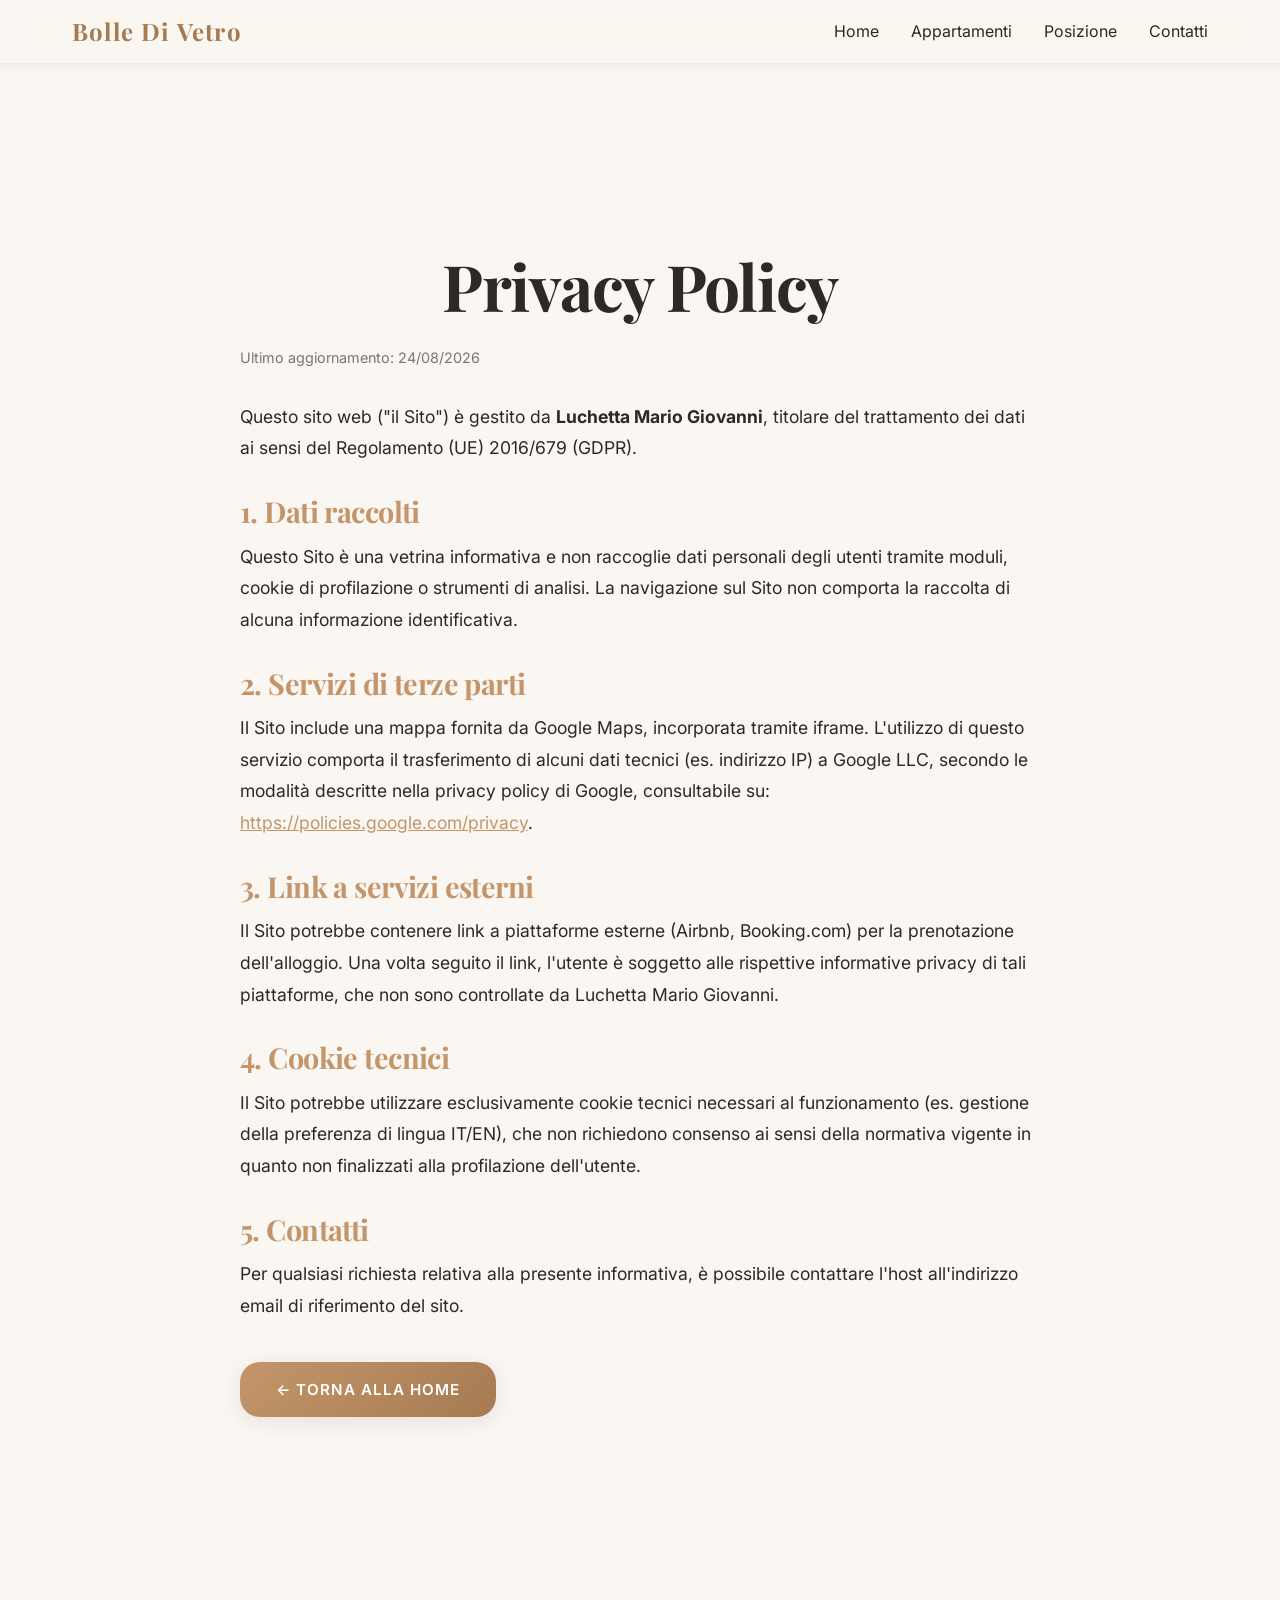
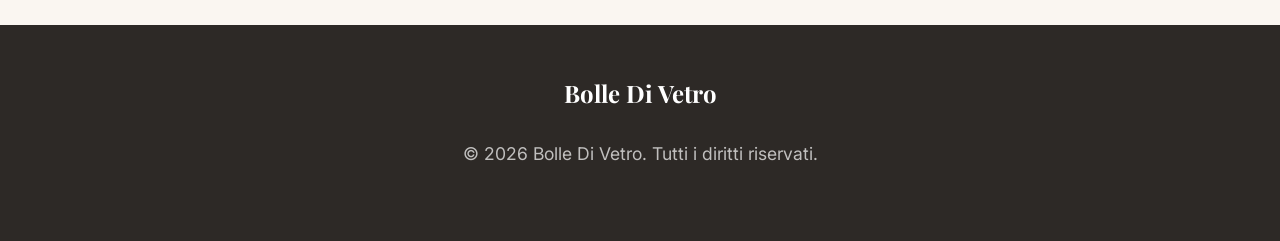
<file: privacy.html>
<!DOCTYPE html>
<html lang="it">
<head>
  <meta charset="UTF-8">
  <meta name="viewport" content="width=device-width, initial-scale=1.0">
  <title>Privacy Policy — Bolle Di Vetro</title>
  <meta name="description" content="Informativa sulla privacy per la struttura ricettiva Bolle Di Vetro a Venaria Reale.">
  
  <link rel="preconnect" href="https://fonts.googleapis.com">
  <link rel="preconnect" href="https://fonts.gstatic.com" crossorigin>
  <link href="https://fonts.googleapis.com/css2?family=Inter:wght@300;400;500;600;700&family=Playfair+Display:wght@400;700&display=swap" rel="stylesheet">
  
  <link rel="stylesheet" href="assets/css/style.css">
  <link rel="icon" href="assets/img/favicon.ico">
</head>
<body>

  <header id="header" class="header header--scrolled">
    <div class="header__inner">
      <a href="index.html" class="header__logo" style="display: flex; align-items: center; gap: 10px;">
        <span class="header__logo-text">Bolle Di Vetro</span>
      </a>
      
      <nav class="nav" id="nav">
        <ul class="nav__list">
          <li><a href="index.html#hero">Home</a></li>
          <li><a href="index.html#apt1">Appartamenti</a></li>
          <li><a href="index.html#location">Posizione</a></li>
          <li><a href="index.html#contact">Contatti</a></li>
        </ul>
      </nav>
    </div>
  </header>

  <main style="padding-top: 120px; padding-bottom: 80px;">
    <section class="section">
      <div class="section__inner" style="max-width: 800px; margin: 0 auto; line-height: 1.8;">
        <h1 class="section__title" style="margin-bottom: 20px;">Privacy Policy</h1>
        <p style="font-size: 0.9rem; color: #777; margin-bottom: 30px;">Ultimo aggiornamento: 24/08/2026</p>
        
        <p style="margin-bottom: 24px;">Questo sito web ("il Sito") è gestito da <strong>Luchetta Mario Giovanni</strong>, titolare del trattamento dei dati ai sensi del Regolamento (UE) 2016/679 (GDPR).</p>

        <h3 style="font-family: var(--font-heading); color: var(--color-primary); margin-top: 30px; margin-bottom: 12px;">1. Dati raccolti</h3>
        <p style="margin-bottom: 24px;">Questo Sito è una vetrina informativa e non raccoglie dati personali degli utenti tramite moduli, cookie di profilazione o strumenti di analisi. La navigazione sul Sito non comporta la raccolta di alcuna informazione identificativa.</p>

        <h3 style="font-family: var(--font-heading); color: var(--color-primary); margin-top: 30px; margin-bottom: 12px;">2. Servizi di terze parti</h3>
        <p style="margin-bottom: 24px;">Il Sito include una mappa fornita da Google Maps, incorporata tramite iframe. L'utilizzo di questo servizio comporta il trasferimento di alcuni dati tecnici (es. indirizzo IP) a Google LLC, secondo le modalità descritte nella privacy policy di Google, consultabile su: <a href="https://policies.google.com/privacy" target="_blank" rel="noopener noreferrer" style="color: var(--color-primary); text-decoration: underline;">https://policies.google.com/privacy</a>.</p>

        <h3 style="font-family: var(--font-heading); color: var(--color-primary); margin-top: 30px; margin-bottom: 12px;">3. Link a servizi esterni</h3>
        <p style="margin-bottom: 24px;">Il Sito potrebbe contenere link a piattaforme esterne (Airbnb, Booking.com) per la prenotazione dell'alloggio. Una volta seguito il link, l'utente è soggetto alle rispettive informative privacy di tali piattaforme, che non sono controllate da Luchetta Mario Giovanni.</p>

        <h3 style="font-family: var(--font-heading); color: var(--color-primary); margin-top: 30px; margin-bottom: 12px;">4. Cookie tecnici</h3>
        <p style="margin-bottom: 24px;">Il Sito potrebbe utilizzare esclusivamente cookie tecnici necessari al funzionamento (es. gestione della preferenza di lingua IT/EN), che non richiedono consenso ai sensi della normativa vigente in quanto non finalizzati alla profilazione dell'utente.</p>

        <h3 style="font-family: var(--font-heading); color: var(--color-primary); margin-top: 30px; margin-bottom: 12px;">5. Contatti</h3>
        <p style="margin-bottom: 24px;">Per qualsiasi richiesta relativa alla presente informativa, è possibile contattare l'host all'indirizzo email di riferimento del sito.</p>

        <div style="margin-top: 40px;">
          <a href="index.html" class="btn btn--primary">← Torna alla Home</a>
        </div>
      </div>
    </section>
  </main>

  <footer class="footer">
    <div class="footer__inner">
      <div class="footer__logo">Bolle Di Vetro</div>
      <p>© 2026 Bolle Di Vetro. Tutti i diritti riservati.</p>
    </div>
  </footer>

</body>
</html>
</file>
<file: assets/css/style.css>
:root {
  --color-primary: #C4956A;
  --color-primary-light: #D4AD8A;
  --color-primary-dark: #A67B52;
  --color-accent: #2E6B62;
  --color-accent-light: #3D8A7F;
  --color-accent-dark: #1E4B44;
  --color-bg: #FAF6F1;
  --color-bg-alt: #F0EBE3;
  --color-text: #2D2926;
  --color-text-light: #6B6560;
  --color-text-muted: #9B9590;
  --color-white: #FFFFFF;
  --color-overlay: rgba(45, 41, 38, 0.55);
  --color-airbnb: #FF5A5F;
  --color-booking: #003580;
  
  --font-heading: 'Playfair Display', Georgia, serif;
  --font-body: 'Inter', -apple-system, BlinkMacSystemFont, sans-serif;
  
  --shadow-sm: 0 2px 8px rgba(45, 41, 38, 0.06);
  --shadow-md: 0 4px 20px rgba(45, 41, 38, 0.1);
  --shadow-lg: 0 8px 40px rgba(45, 41, 38, 0.15);
  --shadow-xl: 0 16px 60px rgba(45, 41, 38, 0.2);
  
  --radius-sm: 8px;
  --radius-md: 12px;
  --radius-lg: 20px;
  --radius-xl: 28px;
  
  --transition-fast: 0.2s ease;
  --transition: 0.3s ease;
  --transition-slow: 0.5s ease;
  
  --max-width: 1200px;
  --header-height: 80px;
}

/* 1. Reset & Base */
*, *::before, *::after {
  box-sizing: border-box;
  margin: 0;
  padding: 0;
}

html {
  scroll-behavior: smooth;
  scroll-padding-top: var(--header-height);
}

body {
  background-color: var(--color-bg);
  font-family: var(--font-body);
  color: var(--color-text);
  line-height: 1.7;
  overflow-x: hidden;
  -webkit-font-smoothing: antialiased;
  -moz-osx-font-smoothing: grayscale;
}

::selection {
  background-color: var(--color-primary);
  color: var(--color-white);
}

::-webkit-scrollbar {
  width: 10px;
}

::-webkit-scrollbar-track {
  background: var(--color-bg-alt);
}

::-webkit-scrollbar-thumb {
  background: var(--color-primary-light);
  border-radius: 5px;
}

::-webkit-scrollbar-thumb:hover {
  background: var(--color-primary);
}

/* 2. Typography */
h1, h2, h3, h4, h5, h6 {
  font-family: var(--font-heading);
  font-weight: 700;
  line-height: 1.2;
  letter-spacing: -0.02em;
}

h1 {
  font-size: clamp(2.5rem, 5vw, 4.5rem);
}

h2 {
  font-size: clamp(2rem, 4vw, 3rem);
}

h3 {
  font-size: clamp(1.3rem, 2.5vw, 1.8rem);
}

p {
  font-size: 1rem;
  line-height: 1.8;
  margin-bottom: 1.5rem;
}

@media (min-width: 768px) {
  p {
    font-size: 1.1rem;
  }
}

a {
  color: inherit;
  text-decoration: none;
}

img {
  max-width: 100%;
  height: auto;
  display: block;
}

/* 3. Header */
.header {
  position: fixed;
  top: 0;
  left: 0;
  width: 100%;
  z-index: 1000;
  background: rgba(250, 246, 241, 0.85);
  backdrop-filter: blur(20px) saturate(180%);
  -webkit-backdrop-filter: blur(20px) saturate(180%);
  border-bottom: 1px solid rgba(196, 149, 106, 0.15);
  height: var(--header-height);
  transition: height var(--transition), background var(--transition), box-shadow var(--transition);
}

.header--scrolled {
  height: 64px;
  background: rgba(250, 246, 241, 0.95);
  box-shadow: var(--shadow-sm);
}

.header__inner {
  max-width: var(--max-width);
  margin: 0 auto;
  padding: 0 1.5rem;
  height: 100%;
  display: flex;
  align-items: center;
  justify-content: space-between;
}

@media (min-width: 1024px) {
  .header__inner {
    padding: 0 2rem;
  }
}

.header__logo {
  font-family: var(--font-heading);
  font-size: 1.5rem;
  color: var(--color-primary-dark);
  text-decoration: none;
  font-weight: 700;
  letter-spacing: 0.05em;
  z-index: 1001;
}

/* 4. Navigation */
.nav {
  display: none;
}

.nav__list {
  display: flex;
  gap: 2rem;
  list-style: none;
  align-items: center;
}

.nav__item {
  position: relative;
}

.nav__link {
  font-size: 0.9rem;
  font-weight: 500;
  text-transform: uppercase;
  letter-spacing: 1px;
  position: relative;
  padding: 0.5rem 0;
  color: var(--color-text);
  transition: color var(--transition);
}

.nav__link::after {
  content: '';
  position: absolute;
  bottom: 0;
  left: 0;
  width: 0;
  height: 2px;
  background: var(--color-primary);
  transition: width var(--transition);
}

.nav__link:hover::after,
.nav__link.active::after {
  width: 100%;
}

.nav__link:hover,
.nav__link.active {
  color: var(--color-primary-dark);
}

.nav__dropdown {
  position: absolute;
  top: 100%;
  left: 0;
  background: var(--color-white);
  box-shadow: var(--shadow-md);
  border-radius: var(--radius-sm);
  padding: 1rem 0;
  min-width: 200px;
  opacity: 0;
  visibility: hidden;
  transform: translateY(10px);
  transition: all var(--transition);
  list-style: none;
  z-index: 100;
}

.nav__item:hover .nav__dropdown {
  opacity: 1;
  visibility: visible;
  transform: translateY(0);
}

.nav__dropdown-item {
  padding: 0.5rem 1.5rem;
}

.nav__dropdown-link {
  font-size: 0.9rem;
  font-weight: 500;
  color: var(--color-text);
  display: block;
  transition: color var(--transition);
}

.nav__dropdown-link:hover {
  color: var(--color-primary);
}

/* Hamburger Menu */
.hamburger {
  display: flex;
  flex-direction: column;
  justify-content: space-between;
  width: 30px;
  height: 20px;
  background: transparent;
  border: none;
  cursor: pointer;
  z-index: 1001;
}

.hamburger span {
  display: block;
  width: 100%;
  height: 2px;
  background: var(--color-text);
  border-radius: 2px;
  transition: all var(--transition);
}

.hamburger.active span:nth-child(1) {
  transform: translateY(9px) rotate(45deg);
}

.hamburger.active span:nth-child(2) {
  opacity: 0;
}

.hamburger.active span:nth-child(3) {
  transform: translateY(-9px) rotate(-45deg);
}

/* Mobile Nav Overlay */
@media (max-width: 1023px) {
  .nav.active {
    display: flex;
    position: fixed;
    inset: 0;
    background: rgba(250, 246, 241, 0.98);
    flex-direction: column;
    justify-content: center;
    align-items: center;
    z-index: 1000;
  }
  
  .nav.active .nav__list {
    flex-direction: column;
    gap: 1.5rem;
    text-align: center;
  }
  
  .nav.active .nav__link {
    font-size: 1.2rem;
  }
  
  .nav.active .nav__dropdown {
    position: static;
    opacity: 1;
    visibility: visible;
    transform: none;
    box-shadow: none;
    background: transparent;
    padding: 0.5rem 0;
  }
  
  .header__actions {
    display: none;
  }
  
  .nav.active .header__actions {
    display: flex;
    margin-top: 2rem;
  }
}

@media (min-width: 1024px) {
  .nav {
    display: block;
  }
  .hamburger {
    display: none;
  }
}

/* 5. Language Switcher */
.header__actions {
  display: flex;
  align-items: center;
  gap: 1.5rem;
}

.lang-switcher {
  display: flex;
  gap: 0.5rem;
}

.lang-btn {
  background: transparent;
  border: 2px solid transparent;
  padding: 6px 12px;
  border-radius: 6px;
  cursor: pointer;
  font-weight: 500;
  font-size: 0.85rem;
  color: var(--color-text);
  transition: all var(--transition);
}

.lang-btn.active {
  border-color: var(--color-primary);
  color: var(--color-primary-dark);
  background: rgba(196, 149, 106, 0.1);
}

.lang-btn:hover:not(.active) {
  background: rgba(196, 149, 106, 0.05);
}

/* 6. Hero */
.hero {
  min-height: 100vh;
  min-height: 100dvh;
  display: flex;
  align-items: center;
  justify-content: center;
  position: relative;
  overflow: hidden;
  background: url('../img/hero.jpg') center/cover no-repeat;
}

.hero__overlay {
  position: absolute;
  inset: 0;
  background: linear-gradient(180deg, rgba(45,41,38,0.3) 0%, rgba(45,41,38,0.6) 100%);
}

.hero__content {
  position: relative;
  z-index: 2;
  text-align: center;
  color: var(--color-white);
  padding: 2rem;
  width: 100%;
  max-width: 800px;
  animation: fadeInUp 1s ease 0.3s both;
}

.hero__title {
  color: var(--color-white);
  text-shadow: 0 2px 20px rgba(0,0,0,0.3);
  margin-bottom: 1rem;
  font-size: clamp(3rem, 7vw, 6rem);
}

.hero__subtitle {
  font-family: var(--font-body);
  font-weight: 300;
  font-size: clamp(1.1rem, 2vw, 1.5rem);
  opacity: 0.9;
  margin-bottom: 2.5rem;
  max-width: 600px;
  margin-inline: auto;
}

.hero__scroll {
  position: absolute;
  bottom: 2rem;
  left: 50%;
  transform: translateX(-50%);
  z-index: 2;
  color: var(--color-white);
  animation: bounce 2s infinite;
  cursor: pointer;
}

.hero__scroll svg {
  width: 32px;
  height: 32px;
  fill: currentColor;
}

/* 7. Buttons */
.btn {
  display: inline-flex;
  align-items: center;
  justify-content: center;
  gap: 0.5rem;
  padding: 14px 36px;
  border-radius: var(--radius-lg);
  font-weight: 600;
  font-size: 0.95rem;
  text-decoration: none;
  transition: all var(--transition);
  cursor: pointer;
  border: none;
  text-transform: uppercase;
  letter-spacing: 1px;
}

.btn--primary {
  background: linear-gradient(135deg, var(--color-primary), var(--color-primary-dark));
  color: var(--color-white);
  box-shadow: var(--shadow-md);
}

.btn--primary:hover {
  transform: translateY(-2px);
  box-shadow: var(--shadow-lg);
  filter: brightness(1.05);
}

.btn--airbnb {
  background: var(--color-airbnb);
  color: var(--color-white);
}

.btn--airbnb:hover {
  filter: brightness(1.1);
  transform: translateY(-2px);
  box-shadow: var(--shadow-md);
}

.btn--booking {
  background: var(--color-booking);
  color: var(--color-white);
}

.btn--booking:hover {
  filter: brightness(1.2);
  transform: translateY(-2px);
  box-shadow: var(--shadow-md);
}

/* 8. Sections */
.section {
  padding: 6rem 1.5rem;
  position: relative;
}

@media (min-width: 768px) {
  .section {
    padding: 8rem 2rem;
  }
}

.section__inner {
  max-width: var(--max-width);
  margin: 0 auto;
}

.section__title {
  text-align: center;
  margin-bottom: 1rem;
  position: relative;
  color: var(--color-text);
}

.section__subtitle {
  text-align: center;
  color: var(--color-text-light);
  margin-bottom: 3rem;
  max-width: 600px;
  margin-inline: auto;
}

.section__divider {
  text-align: center;
  margin-bottom: 3rem;
}

.section__divider span {
  display: inline-block;
  width: 60px;
  height: 3px;
  background: var(--color-primary);
  border-radius: 2px;
}

.section--hidden {
  display: none !important;
}

.section--alt {
  background: var(--color-bg-alt);
}

.apartment--alt {
  background: var(--color-bg-alt);
}

.section--accent {
  background: var(--color-accent-dark);
  color: var(--color-white);
}

.section--accent .section__title,
.section--accent .section__subtitle {
  color: var(--color-white);
}

.section--booking {
  background: linear-gradient(135deg, var(--color-bg-alt) 0%, var(--color-bg) 100%);
}

/* 9. Apartment Sections */
.apartment__description {
  max-width: 800px;
  margin: 0 auto;
  text-align: center;
  margin-bottom: 4rem;
}

.apartment__description p {
  font-size: 1.1rem;
  line-height: 1.9;
  color: var(--color-text-light);
}

@media (min-width: 768px) {
  .apartment__description {
    text-align: left;
  }
}

/* 10. Gallery Grid */
.gallery__grid {
  display: grid;
  grid-template-columns: 1fr;
  gap: 1rem;
}

@media (min-width: 768px) {
  .gallery__grid {
    grid-template-columns: repeat(2, 1fr);
  }
}

@media (min-width: 1024px) {
  .gallery__grid {
    grid-template-columns: repeat(3, 1fr);
  }
}

.gallery__item {
  overflow: hidden;
  border-radius: var(--radius-md);
  cursor: pointer;
  aspect-ratio: 4/3;
  position: relative;
}

.gallery__img {
  width: 100%;
  height: 100%;
  object-fit: cover;
  transition: transform 0.5s ease;
}

.gallery__item:hover .gallery__img {
  transform: scale(1.08);
}

.gallery__item::after {
  content: '';
  position: absolute;
  inset: 0;
  background: linear-gradient(to top, rgba(0,0,0,0.4), transparent);
  opacity: 0;
  transition: opacity var(--transition);
}

.gallery__item:hover::after {
  opacity: 1;
}

/* 11. Lightbox */
.lightbox {
  position: fixed;
  inset: 0;
  background: rgba(0,0,0,0.95);
  z-index: 10000;
  display: flex;
  align-items: center;
  justify-content: center;
  opacity: 0;
  visibility: hidden;
  transition: all var(--transition);
}

.lightbox.active {
  opacity: 1;
  visibility: visible;
}

.lightbox__img {
  max-width: 90vw;
  max-height: 85vh;
  object-fit: contain;
  border-radius: var(--radius-sm);
  transition: opacity 0.3s ease;
}

.lightbox__close {
  position: absolute;
  top: 1.5rem;
  right: 1.5rem;
  color: var(--color-white);
  font-size: 2rem;
  background: rgba(255,255,255,0.1);
  border-radius: 50%;
  width: 48px;
  height: 48px;
  border: none;
  cursor: pointer;
  backdrop-filter: blur(10px);
  -webkit-backdrop-filter: blur(10px);
  display: flex;
  align-items: center;
  justify-content: center;
  transition: background var(--transition);
  z-index: 10001;
}

.lightbox__close:hover {
  background: rgba(255,255,255,0.2);
}

.lightbox__prev, .lightbox__next {
  position: absolute;
  top: 50%;
  transform: translateY(-50%);
  color: var(--color-white);
  font-size: 2.5rem;
  background: rgba(255,255,255,0.1);
  border: none;
  cursor: pointer;
  width: 56px;
  height: 56px;
  border-radius: 50%;
  backdrop-filter: blur(10px);
  -webkit-backdrop-filter: blur(10px);
  display: flex;
  align-items: center;
  justify-content: center;
  transition: background var(--transition);
  z-index: 10001;
}

.lightbox__prev { left: 1.5rem; }
.lightbox__next { right: 1.5rem; }

.lightbox__prev:hover, .lightbox__next:hover {
  background: rgba(255,255,255,0.2);
}

.lightbox__counter {
  position: absolute;
  bottom: 1.5rem;
  left: 50%;
  transform: translateX(-50%);
  color: rgba(255,255,255,0.7);
  font-size: 0.9rem;
  z-index: 10001;
}

/* 12. Services Grid */
.services__grid {
  display: grid;
  grid-template-columns: repeat(2, 1fr);
  gap: 1.5rem;
  margin-top: 2rem;
}

@media (min-width: 768px) {
  .services__grid {
    grid-template-columns: repeat(3, 1fr);
  }
}

@media (min-width: 1024px) {
  .services__grid {
    grid-template-columns: repeat(4, 1fr);
  }
}

.services__item {
  display: flex;
  flex-direction: column;
  align-items: center;
  gap: 0.75rem;
  padding: 1.5rem;
  background: var(--color-white);
  border-radius: var(--radius-md);
  box-shadow: var(--shadow-sm);
  transition: transform var(--transition), box-shadow var(--transition);
}

.services__item:hover {
  transform: translateY(-4px);
  box-shadow: var(--shadow-md);
}

.services__icon {
  width: 48px;
  height: 48px;
  display: flex;
  align-items: center;
  justify-content: center;
  color: var(--color-accent);
}

.services__icon svg {
  width: 28px;
  height: 28px;
  fill: none;
  stroke: currentColor;
}

.services__item span {
  font-size: 0.9rem;
  font-weight: 500;
  text-align: center;
  color: var(--color-text);
}

/* 13. Location Section */
.location__grid {
  display: grid;
  grid-template-columns: 1fr;
  gap: 3rem;
  align-items: start;
}

@media (min-width: 768px) {
  .location__grid {
    grid-template-columns: 1fr 1fr;
  }
}

.location__map iframe {
  width: 100%;
  height: 400px;
  border: none;
  border-radius: var(--radius-md);
  box-shadow: var(--shadow-md);
}

.location__info {
  color: inherit;
}

.location__pois {
  list-style: none;
  padding: 0;
  margin-top: 1.5rem;
}

.location__pois li {
  display: flex;
  align-items: center;
  gap: 0.75rem;
  padding: 0.75rem 0;
  border-bottom: 1px solid rgba(45,41,38,0.1);
}

.section--accent .location__pois li {
  border-bottom-color: rgba(255,255,255,0.15);
}

.location__pois svg {
  width: 20px;
  height: 20px;
  fill: var(--color-primary);
  flex-shrink: 0;
}

.section--accent .location__pois svg {
  fill: var(--color-primary-light);
}

/* 14. Booking Cards */
.booking__cards {
  display: grid;
  grid-template-columns: 1fr;
  gap: 2rem;
  max-width: 800px;
  margin: 2rem auto 0;
}

@media (min-width: 768px) {
  .booking__cards {
    grid-template-columns: repeat(2, 1fr);
  }
}

.booking__card {
  background: var(--color-white);
  border-radius: var(--radius-lg);
  padding: 2.5rem;
  text-align: center;
  box-shadow: var(--shadow-md);
  transition: transform var(--transition), box-shadow var(--transition);
  display: flex;
  flex-direction: column;
}

.booking__card:hover {
  transform: translateY(-4px);
  box-shadow: var(--shadow-lg);
}

.booking__card h3 {
  margin-bottom: 0.5rem;
  color: var(--color-text);
}

.booking__card p {
  color: var(--color-text-light);
  margin-bottom: 1.5rem;
  flex-grow: 1;
}

.booking__card .btn {
  display: flex;
  justify-content: center;
  width: 100%;
  margin-top: auto;
}

/* 15. Reviews */
.reviews__grid {
  display: grid;
  grid-template-columns: 1fr;
  gap: 2rem;
}
@media (min-width: 768px) {
  .reviews__grid {
    grid-template-columns: repeat(3, 1fr);
  }
}

.review__card {
  background: var(--color-white);
  padding: 2rem;
  border-radius: var(--radius-md);
  box-shadow: var(--shadow-sm);
  display: flex;
  flex-direction: column;
  gap: 1rem;
}

.review__stars {
  color: #F5A623;
  font-size: 1.2rem;
}

.review__text {
  font-size: 1rem;
  line-height: 1.6;
  color: var(--color-text);
  font-style: italic;
  flex-grow: 1;
}

.review__author {
  font-weight: 600;
  color: var(--color-text-muted);
  font-size: 0.9rem;
}

/* 16. Contact */
.contact__grid {
  display: flex;
  flex-wrap: wrap;
  justify-content: center;
  gap: 2rem;
  max-width: 800px;
  margin: 2rem auto;
}

.contact__card {
  flex: 1 1 280px;
  max-width: 360px;
  text-align: center;
  padding: 2rem;
  background: var(--color-white);
  border-radius: var(--radius-md);
  box-shadow: var(--shadow-sm);
  display: flex;
  flex-direction: column;
  align-items: center;
  gap: 1rem;
}

.contact__card svg {
  width: 32px;
  height: 32px;
  fill: none;
  stroke: var(--color-primary);
}

.contact__card a, .contact__card p {
  color: var(--color-text);
  font-weight: 500;
  text-decoration: none;
  transition: color var(--transition);
}

.contact__card a:hover {
  color: var(--color-primary);
}

/* 17. Footer */
.footer {
  background: var(--color-text);
  color: rgba(255,255,255,0.7);
  padding: 3rem 1.5rem;
  text-align: center;
}

.footer__inner {
  max-width: var(--max-width);
  margin: 0 auto;
  display: flex;
  flex-direction: column;
  align-items: center;
  gap: 1.5rem;
}

.footer__logo {
  font-family: var(--font-heading);
  font-size: 1.5rem;
  color: var(--color-white);
  font-weight: 700;
}

.footer a {
  color: var(--color-primary-light);
  transition: filter var(--transition);
  text-decoration: none;
}

.footer a:hover {
  filter: brightness(1.2);
}

.back-to-top {
  position: fixed;
  bottom: 2rem;
  right: 2rem;
  width: 48px;
  height: 48px;
  background: var(--color-primary);
  color: var(--color-white);
  border-radius: 50%;
  display: flex;
  align-items: center;
  justify-content: center;
  text-decoration: none;
  box-shadow: var(--shadow-md);
  opacity: 0;
  visibility: hidden;
  transform: translateY(20px);
  transition: all var(--transition);
  z-index: 999;
}

.back-to-top.visible {
  opacity: 1;
  visibility: visible;
  transform: translateY(0);
}

.back-to-top:hover {
  background: var(--color-primary-dark);
  transform: translateY(-5px);
}

/* 18. Animations */
.fade-in {
  opacity: 0;
  transform: translateY(30px);
  transition: opacity 0.8s ease, transform 0.8s ease;
}

.fade-in.visible {
  opacity: 1;
  transform: translateY(0);
}

@keyframes bounce {
  0%, 20%, 50%, 80%, 100% { transform: translateY(0) translateX(-50%); }
  40% { transform: translateY(-20px) translateX(-50%); }
  60% { transform: translateY(-10px) translateX(-50%); }
}

@keyframes fadeInUp {
  from {
    opacity: 0;
    transform: translateY(30px);
  }
  to {
    opacity: 1;
    transform: translateY(0);
  }
}

/* 19. Utility */
.sr-only {
  position: absolute;
  width: 1px;
  height: 1px;
  padding: 0;
  margin: -1px;
  overflow: hidden;
  clip: rect(0, 0, 0, 0);
  white-space: nowrap;
  border-width: 0;
}

:focus-visible {
  outline: 2px solid var(--color-primary);
  outline-offset: 2px;
}

@media (prefers-reduced-motion: reduce) {
  *, *::before, *::after {
    animation-duration: 0.01ms !important;
    animation-iteration-count: 1 !important;
    transition-duration: 0.01ms !important;
    scroll-behavior: auto !important;
  }
}

@media print {
  .header, .hero, .footer, .btn, .lightbox, .back-to-top {
    display: none !important;
  }
  body {
    background: white;
    color: black;
  }
  .section {
    padding: 2rem 0;
  }
}
</file>
